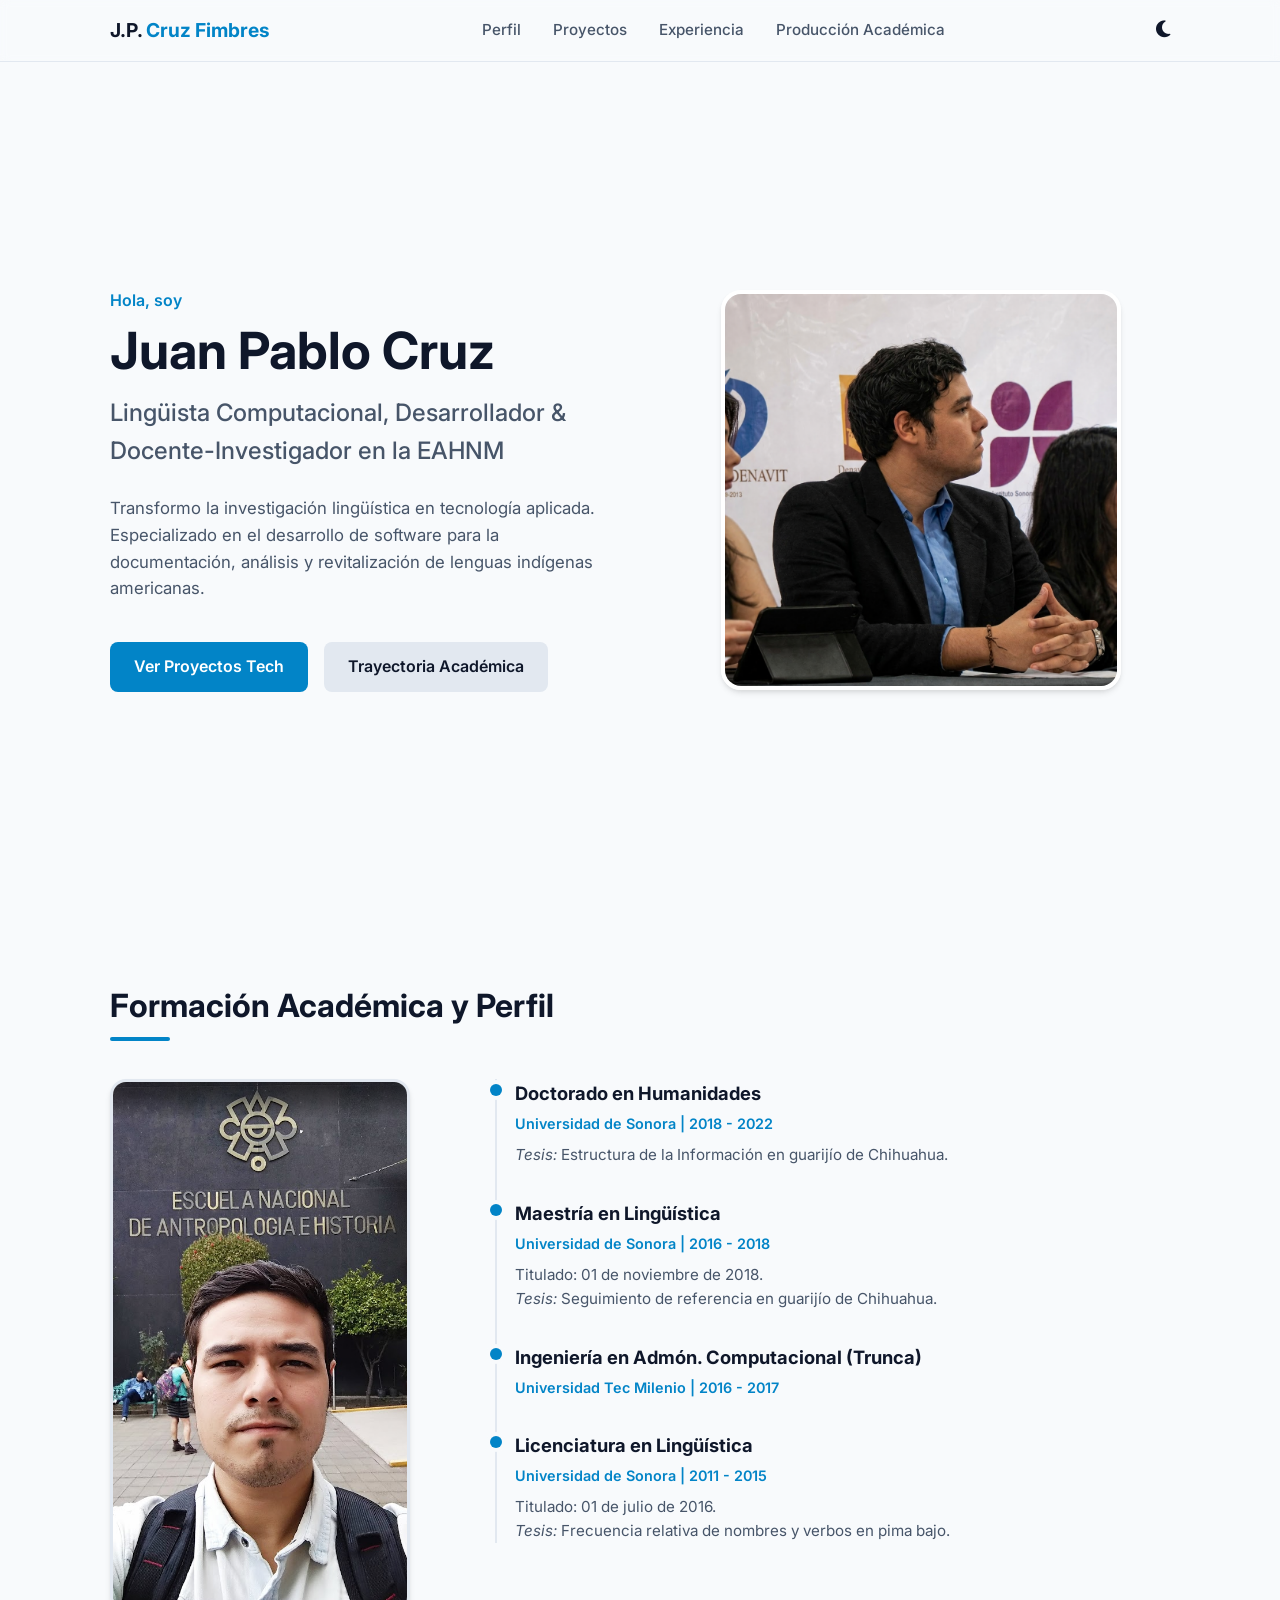
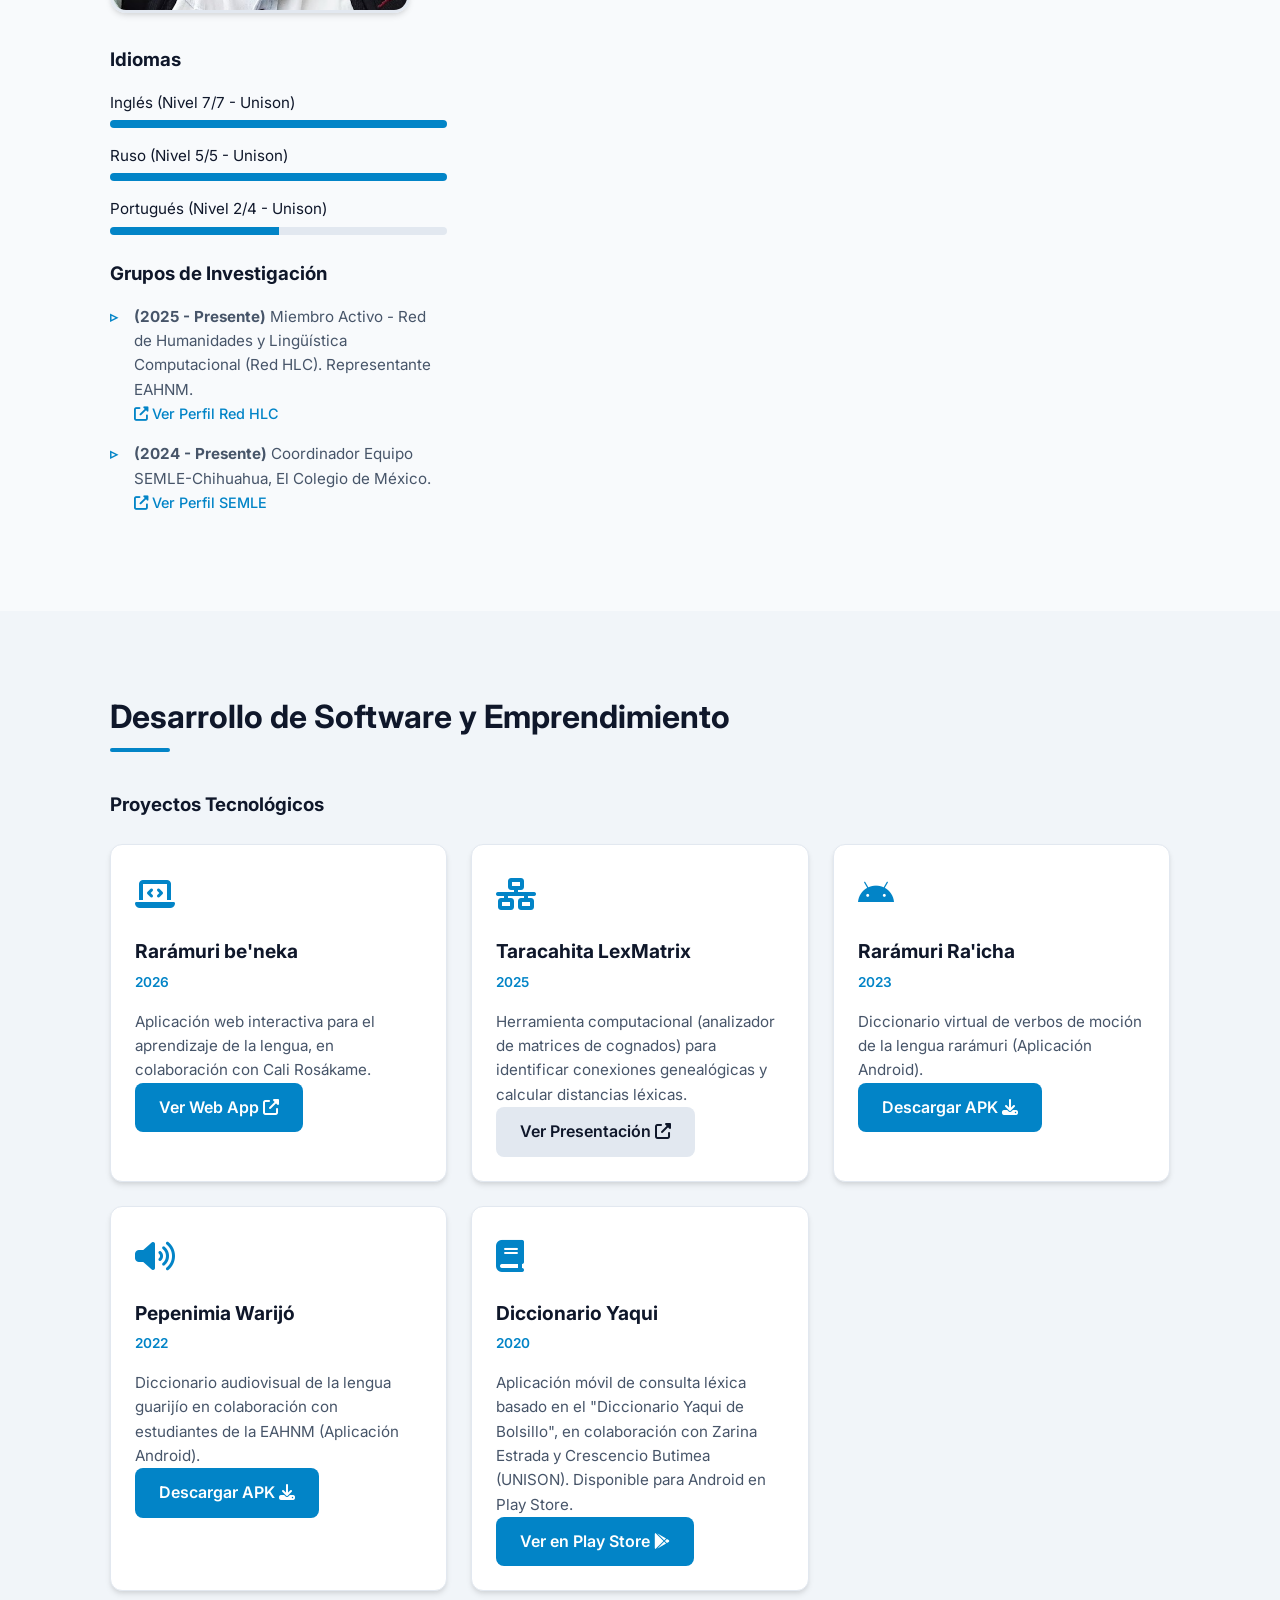
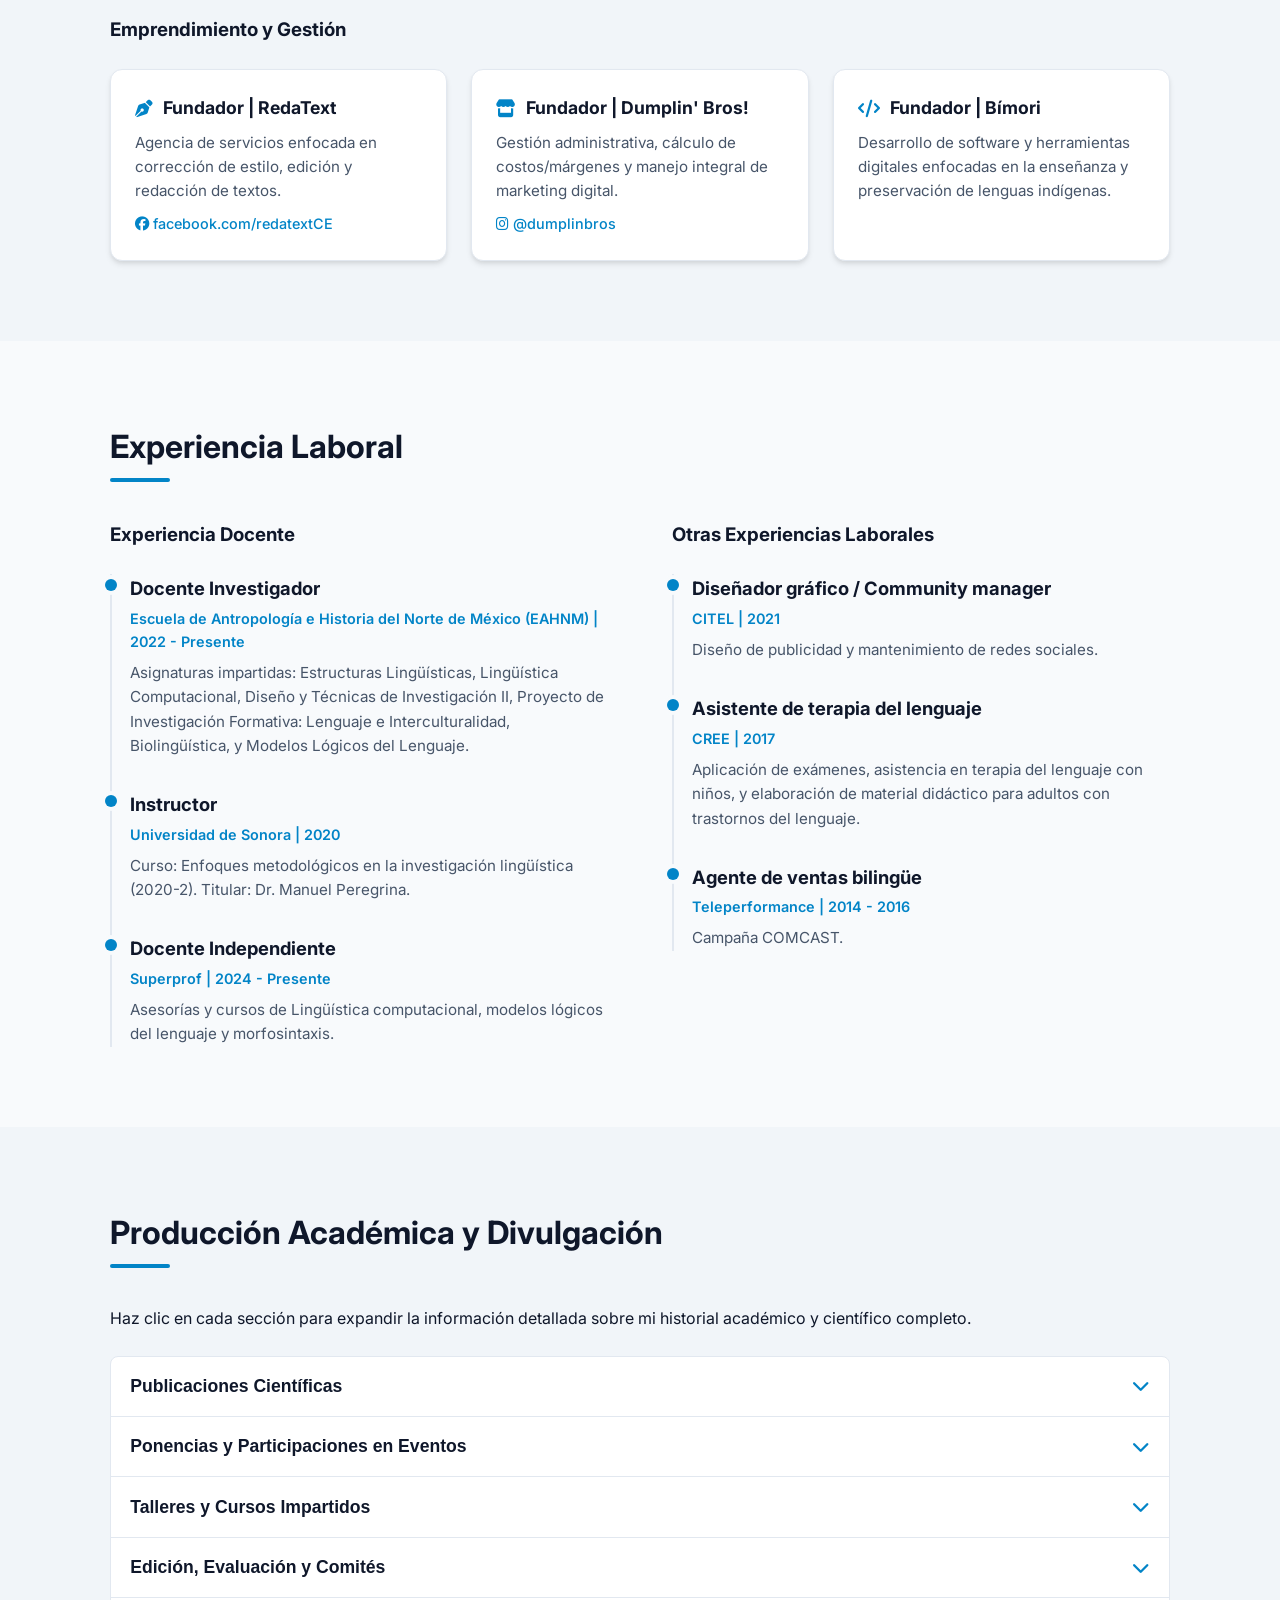
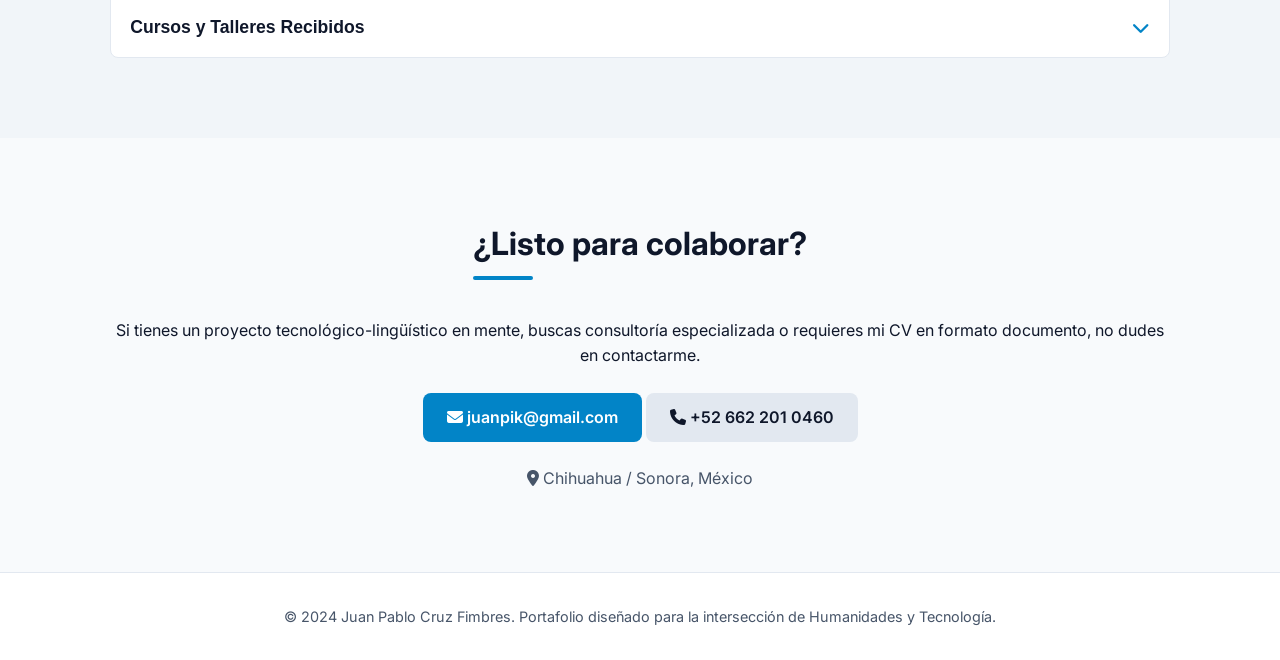
<file: index.html>
<!DOCTYPE html>
<html lang="es">
<head>
    <meta charset="UTF-8">
    <meta name="viewport" content="width=device-width, initial-scale=1.0">
    <title>Juan Pablo Cruz Fimbres | Lingüista Computacional & Investigador</title>
    <!-- Google Fonts -->
    <link href="https://fonts.googleapis.com/css2?family=Inter:wght@300;400;500;600;700&display=swap" rel="stylesheet">
    <!-- Font Awesome -->
    <link rel="stylesheet" href="https://cdnjs.cloudflare.com/ajax/libs/font-awesome/6.4.0/css/all.min.css">
    <link rel="stylesheet" href="styles.css">
</head>
<body>

    <!-- Navegación -->
    <header class="navbar">
        <div class="nav-container">
            <a href="#hero" class="logo">J.P. <span>Cruz Fimbres</span></a>
            <nav class="nav-links">
                <a href="#sobre-mi">Perfil</a>
                <a href="#proyectos">Proyectos</a>
                <a href="#experiencia">Experiencia</a>
                <a href="#academico">Producción Académica</a>
            </nav>
            <div class="nav-actions">
                <button id="theme-toggle" aria-label="Modo oscuro"><i class="fas fa-moon"></i></button>
                <button class="menu-toggle" aria-label="Menú"><i class="fas fa-bars"></i></button>
            </div>
        </div>
    </header>

    <!-- Hero Section con Foto Panel -->
    <section id="hero" class="hero fade-in">
        <div class="hero-container">
            <div class="hero-content">
                <p class="greeting">Hola, soy</p>
                <h1 class="name">Juan Pablo Cruz</h1>
                <h2 class="title">Lingüista Computacional, Desarrollador & Docente-Investigador en la EAHNM</h2>
                <p class="description">
                    Transformo la investigación lingüística en tecnología aplicada. Especializado en el desarrollo de software para la documentación, análisis y revitalización de lenguas indígenas americanas.
                </p>
                <div class="cta-buttons">
                    <a href="#proyectos" class="btn btn-primary">Ver Proyectos Tech</a>
                    <a href="#academico" class="btn btn-secondary">Trayectoria Académica</a>
                </div>
            </div>
            <div class="hero-image-wrapper">
                <img src="foto-panel.png" alt="Juan Pablo Cruz Fimbres en un panel académico" class="hero-img">
            </div>
        </div>
    </section>

    <!-- Formación y Perfil con Foto ENAH -->
    <section id="sobre-mi" class="section fade-in">
        <div class="container">
            <h2 class="section-title">Formación Académica y Perfil</h2>
            
            <div class="about-grid">
                <!-- Columna Izquierda: Foto ENAH y Skills -->
                <div class="about-sidebar">
                    <img src="foto-enah.png" alt="Juan Pablo en la ENAH" class="profile-img mb-4">
                    
                    <h3 class="mb-3">Idiomas</h3>
                    <div class="language-bars mb-4">
                        <div class="lang-item"><span>Inglés (Nivel 7/7 - Unison)</span> <div class="bar"><div class="fill" style="width: 100%;"></div></div></div>
                        <div class="lang-item"><span>Ruso (Nivel 5/5 - Unison)</span> <div class="bar"><div class="fill" style="width: 100%;"></div></div></div>
                        <div class="lang-item"><span>Portugués (Nivel 2/4 - Unison)</span> <div class="bar"><div class="fill" style="width: 50%;"></div></div></div>
                    </div>

                    <h3 class="mb-3">Grupos de Investigación</h3>
                    <ul class="styled-list">
                        <li><strong>(2025 - Presente)</strong> Miembro Activo - Red de Humanidades y Lingüística Computacional (Red HLC). Representante EAHNM. <br>
                            <a href="https://sites.google.com/ihcc.edu.mx/red-hlc/acerca-de" target="_blank" class="external-link"><i class="fas fa-external-link-alt"></i> Ver Perfil Red HLC</a>
                        </li>
                        <li><strong>(2024 - Presente)</strong> Coordinador Equipo SEMLE-Chihuahua, El Colegio de México. <br>
                            <a href="https://semle.colmex.mx/grupos-interdisciplinarios/" target="_blank" class="external-link"><i class="fas fa-external-link-alt"></i> Ver Perfil SEMLE</a>
                        </li>
                    </ul>
                </div>

                <!-- Columna Derecha: Timeline Académico -->
                <div class="about-main">
                    <div class="timeline education-timeline">
                        <div class="timeline-item">
                            <div class="timeline-dot"></div>
                            <div class="timeline-content">
                                <h3>Doctorado en Humanidades</h3>
                                <span class="company">Universidad de Sonora | 2018 - 2022</span>
                                <p><em>Tesis:</em> Estructura de la Información en guarijío de Chihuahua.</p>
                            </div>
                        </div>
                        <div class="timeline-item">
                            <div class="timeline-dot"></div>
                            <div class="timeline-content">
                                <h3>Maestría en Lingüística</h3>
                                <span class="company">Universidad de Sonora | 2016 - 2018</span>
                                <p>Titulado: 01 de noviembre de 2018. <br><em>Tesis:</em> Seguimiento de referencia en guarijío de Chihuahua.</p>
                            </div>
                        </div>
                        <div class="timeline-item">
                            <div class="timeline-dot"></div>
                            <div class="timeline-content">
                                <h3>Ingeniería en Admón. Computacional (Trunca)</h3>
                                <span class="company">Universidad Tec Milenio | 2016 - 2017</span>
                            </div>
                        </div>
                        <div class="timeline-item">
                            <div class="timeline-dot"></div>
                            <div class="timeline-content">
                                <h3>Licenciatura en Lingüística</h3>
                                <span class="company">Universidad de Sonora | 2011 - 2015</span>
                                <p>Titulado: 01 de julio de 2016. <br><em>Tesis:</em> Frecuencia relativa de nombres y verbos en pima bajo.</p>
                            </div>
                        </div>
                    </div>
                </div>
            </div>
        </div>
    </section>

    <!-- Proyectos Tech y Emprendimiento -->
    <section id="proyectos" class="section bg-alt fade-in">
        <div class="container">
            <h2 class="section-title">Desarrollo de Software y Emprendimiento</h2>
            
            <h3 class="mb-4">Proyectos Tecnológicos</h3>
            <div class="grid-cards mb-4">
                <div class="card project-card">
                    <div class="card-icon"><i class="fas fa-laptop-code"></i></div>
                    <h3>Rarámuri be'neka</h3>
                    <p class="date">2026</p>
                    <p>Aplicación web interactiva para el aprendizaje de la lengua, en colaboración con Cali Rosákame.</p>
                    <a href="https://aprende-raramuri.vercel.app/" target="_blank" class="btn btn-sm btn-primary mt-3">Ver Web App <i class="fas fa-external-link-alt"></i></a>
                </div>
                <div class="card project-card">
                    <div class="card-icon"><i class="fas fa-network-wired"></i></div>
                    <h3>Taracahita LexMatrix</h3>
                    <p class="date">2025</p>
                    <p>Herramienta computacional (analizador de matrices de cognados) para identificar conexiones genealógicas y calcular distancias léxicas.</p>
                    <a href="https://docs.google.com/presentation/d/1dzGYZbW7dh6BwLk0zZOucCCB6i6IUAjY9red_ubvilo/edit?usp=sharing" target="_blank" class="btn btn-sm btn-secondary mt-3">Ver Presentación <i class="fas fa-external-link-alt"></i></a>
                </div>
                <div class="card project-card">
                    <div class="card-icon"><i class="fab fa-android"></i></div>
                    <h3>Rarámuri Ra'icha</h3>
                    <p class="date">2023</p>
                    <p>Diccionario virtual de verbos de moción de la lengua rarámuri (Aplicación Android).</p>
                    <a href="https://drive.google.com/file/d/1MjHJ7byJdB3gVBNjhg5HkBaWa9nCwWlb/view?usp=drive_link" target="_blank" class="btn btn-sm btn-primary mt-3">Descargar APK <i class="fas fa-download"></i></a>
                </div>
                <div class="card project-card">
                    <div class="card-icon"><i class="fas fa-volume-up"></i></div>
                    <h3>Pepenimia Warijó</h3>
                    <p class="date">2022</p>
                    <p>Diccionario audiovisual de la lengua guarijío en colaboración con estudiantes de la EAHNM (Aplicación Android).</p>
                    <a href="https://drive.google.com/file/d/1bX873VUz07GEQgHNWnXr3qaVc2XYanu_/view?usp=drive_link" target="_blank" class="btn btn-sm btn-primary mt-3">Descargar APK <i class="fas fa-download"></i></a>
                </div>
                <div class="card project-card">
                    <div class="card-icon"><i class="fas fa-book"></i></div>
                    <h3>Diccionario Yaqui</h3>
                    <p class="date">2020</p>
                    <p>Aplicación móvil de consulta léxica basado en el "Diccionario Yaqui de Bolsillo", en colaboración con Zarina Estrada y Crescencio Butimea (UNISON). Disponible para Android en Play Store.</p>
                    <a href="https://play.google.com/store/apps/details?id=com.unison.yaqui.dic" target="_blank" class="btn btn-sm btn-primary mt-3">Ver en Play Store <i class="fab fa-google-play"></i></a>
                </div>
            </div>

            <h3 class="mb-4 mt-4">Emprendimiento y Gestión</h3>
            <div class="grid-cards">
                <div class="card service-card">
                    <h4><i class="fas fa-pen-nib text-primary"></i> Fundador | RedaText</h4>
                    <p>Agencia de servicios enfocada en corrección de estilo, edición y redacción de textos.</p>
                    <a href="https://facebook.com/redatextCE" target="_blank" class="external-link mt-2 block"><i class="fab fa-facebook"></i> facebook.com/redatextCE</a>
                </div>
                <div class="card service-card">
                    <h4><i class="fas fa-store text-primary"></i> Fundador | Dumplin' Bros!</h4>
                    <p>Gestión administrativa, cálculo de costos/márgenes y manejo integral de marketing digital.</p>
                    <a href="https://instagram.com/dumplinbros/" target="_blank" class="external-link mt-2 block"><i class="fab fa-instagram"></i> @dumplinbros</a>
                </div>
                <div class="card service-card">
                    <h4><i class="fas fa-code text-primary"></i> Fundador | Bímori</h4>
                    <p>Desarrollo de software y herramientas digitales enfocadas en la enseñanza y preservación de lenguas indígenas.</p>
                </div>
            </div>
        </div>
    </section>

    <!-- Experiencia Laboral -->
    <section id="experiencia" class="section fade-in">
        <div class="container">
            <h2 class="section-title">Experiencia Laboral</h2>
            
            <div class="experience-grid">
                <div>
                    <h3 class="mb-4">Experiencia Docente</h3>
                    <div class="timeline">
                        <div class="timeline-item">
                            <div class="timeline-dot"></div>
                            <div class="timeline-content">
                                <h3>Docente Investigador</h3>
                                <span class="company">Escuela de Antropología e Historia del Norte de México (EAHNM) | 2022 - Presente</span>
                                <p>Asignaturas impartidas: Estructuras Lingüísticas, Lingüística Computacional, Diseño y Técnicas de Investigación II, Proyecto de Investigación Formativa: Lenguaje e Interculturalidad, Biolingüística, y Modelos Lógicos del Lenguaje.</p>
                            </div>
                        </div>
                        <div class="timeline-item">
                            <div class="timeline-dot"></div>
                            <div class="timeline-content">
                                <h3>Instructor</h3>
                                <span class="company">Universidad de Sonora | 2020</span>
                                <p>Curso: Enfoques metodológicos en la investigación lingüística (2020-2). Titular: Dr. Manuel Peregrina.</p>
                            </div>
                        </div>
                        <div class="timeline-item">
                            <div class="timeline-dot"></div>
                            <div class="timeline-content">
                                <h3>Docente Independiente</h3>
                                <span class="company">Superprof | 2024 - Presente</span>
                                <p>Asesorías y cursos de Lingüística computacional, modelos lógicos del lenguaje y morfosintaxis.</p>
                            </div>
                        </div>
                    </div>
                </div>

                <div>
                    <h3 class="mb-4">Otras Experiencias Laborales</h3>
                    <div class="timeline">
                        <div class="timeline-item">
                            <div class="timeline-dot"></div>
                            <div class="timeline-content">
                                <h3>Diseñador gráfico / Community manager</h3>
                                <span class="company">CITEL | 2021</span>
                                <p>Diseño de publicidad y mantenimiento de redes sociales.</p>
                            </div>
                        </div>
                        <div class="timeline-item">
                            <div class="timeline-dot"></div>
                            <div class="timeline-content">
                                <h3>Asistente de terapia del lenguaje</h3>
                                <span class="company">CREE | 2017</span>
                                <p>Aplicación de exámenes, asistencia en terapia del lenguaje con niños, y elaboración de material didáctico para adultos con trastornos del lenguaje.</p>
                            </div>
                        </div>
                        <div class="timeline-item">
                            <div class="timeline-dot"></div>
                            <div class="timeline-content">
                                <h3>Agente de ventas bilingüe</h3>
                                <span class="company">Teleperformance | 2014 - 2016</span>
                                <p>Campaña COMCAST.</p>
                            </div>
                        </div>
                    </div>
                </div>
            </div>
        </div>
    </section>

    <!-- Producción Académica (Acordeones) -->
    <section id="academico" class="section bg-alt fade-in">
        <div class="container">
            <h2 class="section-title">Producción Académica y Divulgación</h2>
            <p class="mb-4">Haz clic en cada sección para expandir la información detallada sobre mi historial académico y científico completo.</p>

            <div class="accordion">
                <!-- Publicaciones -->
                <div class="accordion-item">
                    <button class="accordion-header">Publicaciones Científicas <i class="fas fa-chevron-down"></i></button>
                    <div class="accordion-content">
                        <ul class="academic-list">
                            <li><span class="badge">2026</span> <span>Hernández Cruz, A., Cruz Fimbres, J. P., Aguirre Corona, M., Moreno Soberanes, S. R., Barriga Villanueva, R., y Meneses Hernández, L. D. <strong>Un oasis en medio de la ciudad: los retos de la primaria indígena Calí Rosákame</strong>. En El libro de las contradicciones. Seminario de Estudios sobre Lenguas (SEMLE). (En prensa).</span></li>
                            <li><span class="badge">2023</span> <span>Cruz, J & Peregrina, M. 2023. <strong>Continuidad referencial en guarijío de Chihuahua</strong>. Cuadernos de Lingüística. Colegio de México.</span></li>
                            <li><span class="badge">2022</span> 
                                <div>
                                    <span>Cruz, J. <strong>Presentación</strong>. En Expedicionario. Revista de estudios en Antropología, Año 2, Núm. 4 (julio-diciembre), p. 6. Instituto Nacional de Antropología e Historia (INAH).</span><br>
                                    <a href="https://revistas.inah.gob.mx/index.php/expedicionario/article/view/18846" target="_blank" class="external-link mt-2 block"><i class="fas fa-link"></i> Leer publicación</a>
                                </div>
                            </li>
                            <li><span class="badge">2015</span> <span>Cruz, J. P. <strong>Origen del lenguaje: un recuento evolutivo</strong>. En revista estudiantil [pro:krastina:re], Núm. I (febrero de 2015). Licenciatura en Lingüística, Universidad de Sonora.</span></li>
                        </ul>
                    </div>
                </div>

                <!-- Ponencias -->
                <div class="accordion-item">
                    <button class="accordion-header">Ponencias y Participaciones en Eventos <i class="fas fa-chevron-down"></i></button>
                    <div class="accordion-content">
                        <ul class="academic-list">
                            <li><span class="badge">2025</span> <span>“Innovación tecnológica y diversidad lingüística: un reto para la inclusión”. II Foro de Diversidad Lingüística y Cultural, Programa Interinstitucional de Atención al Indígena (PIAI). Sisoguichi, Chih., 19 de septiembre.</span></li>
                            <li><span class="badge">2025</span> <span>La labor docente frente a la precarización: el caso de lingüística antropológica en la EAHNM. VII Congreso Nacional de Investigadores del INAH. Chihuahua, Chihuahua, octubre.</span></li>
                            <li><span class="badge">2024</span> <span>Métodos computacionales para la comparación léxica de lenguas taracahítas. Coloquio de Investigación Lingüística 2024-2. Universidad de Sonora. Hermosillo, Sonora, 29 de noviembre.</span></li>
                            <li><span class="badge">2024</span> <span>Clase magistral: “SEMLE Chihuahua: un proyecto de documentación y fortalecimiento de la lengua ralámuli en etapas escolares de la primaria Cali Resácame”. Curso de Admisión a las Licenciaturas 2024 de la EAHNM. Chihuahua, Chih., 25 de junio.</span></li>
                            <li><span class="badge">2024</span> <span>Presentación de proyecto: “¿Es posible la revitalización?: Oasis, una comunidad ralámuli”. Semana de la Lengua Materna y el Festival Cultural 2024 de la EAHNM. Chihuahua, Chih., 19 de febrero.</span></li>
                            <li><span class="badge">2023</span> <span>Pepenimia warijó. Una app audiovisual en warijó (en coautoría con Sergio Ricardo Moreno Soberanes, EAHNM). Congreso de la AMLA 2023. Chihuahua, Chih., 12 de octubre.</span></li>
                            <li><span class="badge">2021</span> <span>Tópico y foco en guarijío de Chihuahua. Coloquio de investigación lingüística. Universidad de Sonora.</span></li>
                            <li><span class="badge">2020</span> <span>La interrelación en guarijío de posposiciones, marcas de caso y orden de palabra. Seminario de diacronía y adposiciones. Universidad de Sonora.</span></li>
                            <li><span class="badge">2019</span> <span>Continuidad del tópico en guarijío de Chihuahua. V Congreso de la Asociación Centroamericana de Lingüística. Universidad Nacional de Costa Rica.</span></li>
                            <li><span class="badge">2019</span> <span>Estrategias de focalización en guarijío de Chihuahua. Coloquio de investigación lingüística. Universidad de Sonora.</span></li>
                            <li><span class="badge">2018</span> <span>Seguimiento de referencia en guarijío de Chihuahua. XII Coloquio de Lingüística de la ENAH. Ciudad de México.</span></li>
                            <li><span class="badge">2017</span> <span>Mecanismos de referencia en guarijío de Chihuahua. Coloquio de investigación lingüística. Universidad de Sonora.</span></li>
                            <li><span class="badge">2017</span> <span>Densidad referencial en pima bajo. III Jornada de Lingüística. Universidad de Querétaro. 3 y 4 de agosto.</span></li>
                            <li><span class="badge">2017</span> <span>Lenguaje y lógica en “Alicia en el país de las maravillas” y “A través del espejo”. Décimo Tercer Foro de Estudiantes de Lingüística y Literatura. Universidad de Sonora. Del 22 al 24 de febrero.</span></li>
                            <li><span class="badge">2015</span> <span>Origen y usos del verbo chingar. Décimo Segundo Foro Internacional de Estudiantes de Lingüística y Literatura. Universidad de Sonora. Del 17 al 19 de febrero.</span></li>
                        </ul>
                    </div>
                </div>

                <!-- Talleres Impartidos -->
                <div class="accordion-item">
                    <button class="accordion-header">Talleres y Cursos Impartidos <i class="fas fa-chevron-down"></i></button>
                    <div class="accordion-content">
                        <ul class="academic-list">
                            <li><span class="badge">2025</span> <span>Curso: El Lenguaje: biología, origen y evolución. Escuela de Antropología e Historia del Norte de México (EAHNM). Impartido del 8 al 29 de marzo.</span></li>
                            <li><span class="badge">2025</span> <span>Instructor: 1er Workshop Introducción a Lingüística Computacional y Datos. Organizado por IIMAS-UNAM, UABC y Laboratorio L52+. Impartido del 3 al 11 de abril. Duración: 26 hrs.</span></li>
                            <li><span class="badge">2024</span> <span>Taller: Las palabras como ventanas: conozcamos las lenguas indígenas jugando. Impartido como apoyo durante la Feria del Libro Chihuahua edición Bicentenario. EAHNM, noviembre de 2024.</span></li>
                            <li><span class="badge">2023</span> <span>Métodos y herramientas computacionales para el análisis de corpus. Impartido a estudiantes de la Maestría en Lingüística de la Universidad de Sonora durante el semestre 2023-2. Duración: 15 hrs.</span></li>
                            <li><span class="badge">2020</span> <span>Documentación lingüística en FLEX y ELAN. Taller impartido a estudiantes del curso de Enfoques Metodológicos de la Investigación Lingüística 2020-1. Licenciatura en Lingüística, Universidad de Sonora.</span></li>
                            <li><span class="badge">2017</span> <span>Manejo de equipo especializado para la documentación lingüística. Taller impartido durante la Estancia de Verano de la Investigación Científica. Proyecto “Estudios lingüísticos y etnoculturales del noroeste de México”. Universidad de Sonora. Del 26 de junio al 25 de agosto.</span></li>
                        </ul>
                    </div>
                </div>

                <!-- Comités y Edición -->
                <div class="accordion-item">
                    <button class="accordion-header">Edición, Evaluación y Comités <i class="fas fa-chevron-down"></i></button>
                    <div class="accordion-content">
                        <ul class="academic-list">
                            <li><span class="badge">2025</span> <span><strong>Sinodal Suplente del Jurado.</strong> Tesis de Licenciatura en Lingüística Antropológica: Intérpretes, glotofagia y dinámicas lingüísticas en la Nueva Vizcaya durante el periodo colonial. Alumna: Brenda Jazmín Palos Hernández. EAHNM. Examen de grado: 02 de diciembre de 2025.</span></li>
                            <li><span class="badge">2024</span> <span><strong>Sinodal Titular del Jurado.</strong> Tesis de Licenciatura en Lingüística Antropológica: El proceso de resurgimiento de la nación n’de (apache) en el norte de México. Alumno: Iván Alexander de León Aguirre. EAHNM. Examen de grado: 22 de mayo de 2024.</span></li>
                            <li><span class="badge">2024</span> <span><strong>Comentarista de Mesa.</strong> Mesa 2 del XI Encuentro de Proyectos de Investigación Formativa (PIF) 2024. EAHNM. Chihuahua, Chih., 23 de mayo.</span></li>
                            <li><span class="badge">2022</span> <span><strong>Coordinador de Edición.</strong> Expedicionario. Revista de estudios en Antropología, Núm. 4, Año 2 (julio-diciembre 2022).</span></li>
                            <li><span class="badge">2015</span> <span><strong>Diseño Editorial.</strong> Revista académica [pro:krastina:re]. Diseño de los números I (febrero 2015) y II (octubre 2015). Licenciatura en Lingüística, Universidad de Sonora.</span></li>
                        </ul>
                    </div>
                </div>

                <!-- Cursos Recibidos (Detallado con Afiliaciones) -->
                <div class="accordion-item">
                    <button class="accordion-header">Cursos y Talleres Recibidos <i class="fas fa-chevron-down"></i></button>
                    <div class="accordion-content">
                        <ul class="academic-list tall-list">
                            <li><span class="badge">2025</span> <span><strong>Introducción a la Antropología Lingüística.</strong> Impartido por el Dr. José Luis Moctezuma Zamarrón. EAHNM. Modalidad presencial (24 al 26 y 29 al 30 de septiembre). Duración: 20 hrs.</span></li>
                            <li><span class="badge">2025</span> <span><strong>Introducción a la tipología lingüística.</strong> EAHNM. Modalidad virtual (31 de marzo al 4 de abril). Duración: 25 hrs.</span></li>
                            
                            <li><span class="badge">2024</span> <span><strong>Más allá del léxico. Aspectos del desarrollo lingüístico en los años escolares.</strong> EAHNM. (8 al 12 de abril). Duración: 20 hrs.</span></li>
                            <li><span class="badge">2024</span> <span><strong>Introducción a la cultura y lengua ralámuli.</strong> Curso extracurricular, EAHNM. (6 al 21 de mayo). Duración: 20 hrs.</span></li>
                            <li><span class="badge">2024</span> <span><strong>Inclusión en la Educación Superior.</strong> Secretaría Académica, EAHNM. (23 de septiembre al 4 de octubre). Duración: 10 hrs.</span></li>
                            
                            <li><span class="badge">2023</span> <span><strong>Diccionario, artefacto cultural.</strong> Impartido por la Dra. Niktelol Palacios. EAHNM. Modalidad mixta (12 al 25 de mayo). Duración: 20 hrs.</span></li>
                            <li><span class="badge">2023</span> <span><strong>Ralámuli ra'icháala benébo.</strong> Impartido por la Lic. Flor Esther Morales Moreno. EAHNM. (10 de febrero al 29 de mayo). Duración: 20 hrs.</span></li>
                            
                            <li><span class="badge">2022</span> <span><strong>Métodos y técnicas en campo. La etnografía de la comunicación.</strong> Impartido por la Dra. Claudia J. Harriss. EAHNM. (4 de noviembre). Duración: 4 hrs.</span></li>
                            <li><span class="badge">2022</span> <span><strong>La categorización de olores.</strong> Impartido por el Dr. Héctor Manuel Enríquez Andrade. EAHNM. (03 al 07 de octubre).</span></li>
                            <li><span class="badge">2022</span> <span><strong>Arte verbal en lenguas de América.</strong> Impartido por la Dra. Cristina Messineo y Dra. Paola Cúneo (Universidad de Buenos Aires, Argentina). Maestría en Lingüística, Universidad de Sonora. Duración: 20 hrs.</span></li>
                            
                            <li><span class="badge">2021</span> <span><strong>El análisis computacional de corpus.</strong> Impartido por el Dr. Søren Wichmann (Universidad de Kiel, Alemania). Maestría en Lingüística, Universidad de Sonora. Duración: 20 hrs.</span></li>
                            
                            <li><span class="badge">2020</span> <span><strong>Estructura de la información en lenguas indígenas americanas.</strong> Impartido por la Dra. Paola Cúneo (Universidad de Buenos Aires, Argentina). Maestría en Lingüística, Universidad de Sonora. Duración: 20 hrs.</span></li>
                            <li><span class="badge">2020</span> <span><strong>Taller de diseño de materiales didácticos.</strong> Impartido por la Mtra. Viviana Bautista Mariscal. Maestría en Lingüística, Universidad de Sonora. Duración: 10 hrs.</span></li>
                            <li><span class="badge">2020</span> <span><strong>Trabajo de campo con enfoque en tiempo y aspecto.</strong> Impartido por c. Dra. Iris Rieder (Universidad Johannes Gutenberg, Alemania). Maestría en Lingüística, Universidad de Sonora. Duración: 8 hrs.</span></li>
                            
                            <li><span class="badge">2019</span> <span><strong>Uso de herramientas computacionales para el análisis lingüístico.</strong> Impartido por la Dra. Gabriela García Salido (UNAM). Maestría en Lingüística, Universidad de Sonora. Duración: 12 hrs.</span></li>
                            <li><span class="badge">2019</span> <span><strong>Lenguas amazónicas.</strong> Impartido por el Dr. Roberto Zariquiey Biondi (Pontificia Universidad Católica de Perú). Maestría en Lingüística, Universidad de Sonora. Duración: 20 hrs.</span></li>
                            <li><span class="badge">2019</span> <span><strong>Contacto, desplazamiento y revitalización de lenguas indígenas.</strong> Impartido por la Dra. Marisol Henriquez Barahona (Universidad Católica de la Santísima Concepción, Chile). Maestría en Lingüística, Universidad de Sonora. Duración: 20 hrs.</span></li>
                            <li><span class="badge">2019</span> <span><strong>Revitalización en náhuatl (pipil de El Salvador).</strong> Impartido por el Dr. Jorge Lemus (Universidad Don Bosco, El Salvador). Maestría en Lingüística, Universidad de Sonora. Duración: 20 hrs.</span></li>
                            <li><span class="badge">2019</span> <span><strong>Etnografía del habla y desarrollos posteriores.</strong> Impartido por la Dra. Cristina Messineo (Universidad de Buenos Aires). Maestría en Lingüística, Universidad de Sonora. Duración: 20 hrs.</span></li>
                            
                            <li><span class="badge">2018</span> <span><strong>Introducción a la fonología segmental de los idiomas zapotecos.</strong> Impartido por el Dr. Pafnuncio Antonio Ramos. Maestría en Lingüística, Universidad de Sonora. Duración: 20 hrs.</span></li>
                            <li><span class="badge">2018</span> <span><strong>Modality and Negation.</strong> Impartido por el Dr. Johan van der Auwera (Universidad de Amberes, Bélgica). Maestría en Lingüística, Universidad de Sonora. Duración: 20 hrs.</span></li>
                            <li><span class="badge">2018</span> <span><strong>Tradición oral.</strong> Impartido por la Dra. María Guadalupe Soltero Contreras. Maestría en Lingüística, Universidad de Sonora. Duración: 20 hrs.</span></li>
                            <li><span class="badge">2018</span> <span><strong>Tipologías de la prosodia del nivel palabra.</strong> Impartido por el Dr. Carlos Ivanhoe Gil Burgoin. Maestría en Lingüística, Universidad de Sonora. Duración: 10 hrs.</span></li>
                            <li><span class="badge">2018</span> <span><strong>Mapas conceptuales.</strong> Impartido por la Mtra. Ana Aurora Medina Murillo (EAHNM). Maestría en Lingüística, Universidad de Sonora. Duración: 10 hrs.</span></li>
                            
                            <li><span class="badge">2017</span> <span><strong>La fonología más allá del fonema.</strong> Impartido por el Dr. Carlos Ivanhoe Gil Burgoin. Maestría en Lingüística, Universidad de Sonora. Duración: 20 hrs.</span></li>
                            <li><span class="badge">2017</span> <span><strong>Evolución del lenguaje: un curso desde la evidencia.</strong> Impartido por el Dr. Damian Blasi (Universidad de Zürich). Maestría en Lingüística, Universidad de Sonora. Duración: 20 hrs.</span></li>
                            <li><span class="badge">2017</span> <span><strong>Transitividad, valencia y voz.</strong> Impartido por el Dr. Denis Creissels (Universidad de Lyon). Maestría en Lingüística, Universidad de Sonora. Duración: 20 hrs.</span></li>
                            <li><span class="badge">2017</span> <span><strong>Análisis del discurso. Perspectivas antropológicas y lingüísticas.</strong> Impartido por la Dra. Mary Jill Brody (Universidad Estatal de Louisiana). Maestría en Lingüística, Universidad de Sonora. Duración: 20 hrs.</span></li>
                            <li><span class="badge">2017</span> <span><strong>Gramaticalización.</strong> Impartido por el Dr. Christian Lehmann (Universidad de Erfurt). Maestría en Lingüística, Universidad de Sonora. Duración: 20 hrs.</span></li>
                            <li><span class="badge">2017</span> <span><strong>Reference in discourse: theory and typology.</strong> Impartido por el Dr. Andrej Kibrik (Universidad Estatal de Moscú). Maestría en Lingüística, Universidad de Sonora. Duración: 20 hrs.</span></li>
                            <li><span class="badge">2017</span> <span><strong>Aspectos morfosintácticos del idioma movimal.</strong> Impartido por la Dra. Katharina Haude (CNRS). Maestría en Lingüística, Universidad de Sonora. Duración: 20 hrs.</span></li>
                            <li><span class="badge">2017</span> <span><strong>Introducción a la gramaticalización.</strong> Impartido por el Dr. Sergio Bogard Sierra (El Colegio de México). Maestría en Lingüística, Universidad de Sonora. Duración: 20 hrs.</span></li>
                            
                            <li><span class="badge">2014</span> <span><strong>Lenguas en contacto.</strong> Impartido por la Dra. Brigitte Pakendorf (Universidad de Lyon). Maestría en Lingüística, Universidad de Sonora. Duración: 20 hrs.</span></li>
                            <li><span class="badge">2014</span> <span><strong>Diplomado: terapia del lenguaje.</strong> Instituto de Capacitación Especializaca en Fisioterapia. Hermosillo, Sonora. Duración: 150 hrs.</span></li>
                            
                            <li><span class="badge">2013</span> <span><strong>Linguistic complexity between economy and explicitness.</strong> Impartido por el Dr. Walter Bisang (Universidad Johanes Gütenberg). Maestría en Lingüística, Universidad de Sonora. Duración: 20 hrs.</span></li>
                            <li><span class="badge">2013</span> <span><strong>Etnografía de la comunicación, métodos y técnicas en campo.</strong> Impartido por la Dra. Claudia Jean Harris (INAH). Maestría en Lingüística, Universidad de Sonora. Duración: 20 hrs.</span></li>
                            <li><span class="badge">2013</span> <span><strong>Lengua de Señas Mexicanas. Nivel inicial.</strong> Impartido por la Mtra. Beatriz Cota Ponce. Departamento de Letras y Lingüística, Universidad de Sonora. Duración: 40 hrs.</span></li>
                        </ul>
                    </div>
                </div>

            </div>
        </div>
    </section>

    <!-- Contacto (Sin datos personales) -->
    <section id="contacto" class="section fade-in">
        <div class="container text-center">
            <h2 class="section-title">¿Listo para colaborar?</h2>
            <p class="mb-4">Si tienes un proyecto tecnológico-lingüístico en mente, buscas consultoría especializada o requieres mi CV en formato documento, no dudes en contactarme.</p>
            
            <div class="contact-info">
                <a href="mailto:juanpik@gmail.com" class="btn btn-primary"><i class="fas fa-envelope"></i> juanpik@gmail.com</a>
                <a href="tel:+526622010460" class="btn btn-secondary"><i class="fas fa-phone"></i> +52 662 201 0460</a>
            </div>
            <p class="mt-4 text-muted"><i class="fas fa-map-marker-alt"></i> Chihuahua / Sonora, México</p>
        </div>
    </section>

    <footer>
        <div class="container">
            <p>&copy; 2024 Juan Pablo Cruz Fimbres. Portafolio diseñado para la intersección de Humanidades y Tecnología.</p>
        </div>
    </footer>

    <script src="script.js"></script>
</body>
</html>
</file>
<file: styles.css>
:root {
    --bg-color: #f8fafc;
    --bg-alt: #f1f5f9;
    --text-main: #0f172a;
    --text-muted: #475569;
    --primary: #0284c7;
    --primary-hover: #0369a1;
    --secondary: #e2e8f0;
    --secondary-hover: #cbd5e1;
    --secondary-text: #0f172a;
    --card-bg: #ffffff;
    --border-color: #e2e8f0;
    --shadow: 0 4px 6px -1px rgba(0, 0, 0, 0.1), 0 2px 4px -1px rgba(0, 0, 0, 0.06);
    --transition: all 0.3s ease;
}

[data-theme="dark"] {
    --bg-color: #0f172a;
    --bg-alt: #1e293b;
    --text-main: #f8fafc;
    --text-muted: #94a3b8;
    --primary: #38bdf8;
    --primary-hover: #7dd3fc;
    --secondary: #334155;
    --secondary-hover: #475569;
    --secondary-text: #f8fafc;
    --card-bg: #1e293b;
    --border-color: #334155;
    --shadow: 0 4px 6px -1px rgba(0, 0, 0, 0.5);
}

* { margin: 0; padding: 0; box-sizing: border-box; }
html { scroll-behavior: smooth; }
body { font-family: 'Inter', sans-serif; background-color: var(--bg-color); color: var(--text-main); line-height: 1.6; transition: background-color var(--transition), color var(--transition); }
ul { list-style: none; }
a { text-decoration: none; color: inherit; }
.container { max-width: 1100px; margin: 0 auto; padding: 0 20px; }
.mb-3 { margin-bottom: 1rem; }
.mb-4 { margin-bottom: 1.5rem; }
.mt-2 { margin-top: 0.5rem; }
.mt-4 { margin-top: 1.5rem; }
.text-center { text-align: center; }
.text-primary { color: var(--primary); }
.text-muted { color: var(--text-muted); }
.block { display: inline-block; }

/* Enlaces externos */
.external-link { color: var(--primary); font-weight: 500; font-size: 0.9rem; transition: color var(--transition); }
.external-link:hover { color: var(--primary-hover); text-decoration: underline; }

/* Nav */
.navbar { position: fixed; top: 0; width: 100%; background-color: rgba(var(--card-bg), 0.95); backdrop-filter: blur(5px); border-bottom: 1px solid var(--border-color); z-index: 1000; }
.nav-container { display: flex; justify-content: space-between; align-items: center; max-width: 1100px; margin: 0 auto; padding: 15px 20px; }
.logo { font-size: 1.2rem; font-weight: 700; }
.logo span { color: var(--primary); }
.nav-links { display: flex; gap: 2rem; }
.nav-links a { font-size: 0.95rem; font-weight: 500; color: var(--text-muted); transition: color var(--transition); }
.nav-links a:hover { color: var(--primary); }
.nav-actions { display: flex; gap: 1rem; align-items: center; }
#theme-toggle, .menu-toggle { background: none; border: none; font-size: 1.2rem; color: var(--text-main); cursor: pointer; }
.menu-toggle { display: none; }

/* Hero Section (Con Imagen) */
.hero { min-height: 100vh; display: flex; align-items: center; padding-top: 80px; }
.hero-container { max-width: 1100px; margin: 0 auto; padding: 0 20px; display: flex; align-items: center; gap: 4rem; justify-content: space-between; }
.hero-content { flex: 1; max-width: 600px; }
.greeting { color: var(--primary); font-weight: 600; margin-bottom: 0.5rem; }
.name { font-size: clamp(2.5rem, 4vw, 4rem); font-weight: 700; line-height: 1.1; margin-bottom: 1rem; }
.title { font-size: clamp(1.2rem, 2vw, 1.5rem); color: var(--text-muted); margin-bottom: 1.5rem; font-weight: 500; }
.description { font-size: 1.05rem; color: var(--text-muted); margin-bottom: 2.5rem; }

/* Hero Image */
.hero-image-wrapper { flex: 1; display: flex; justify-content: center; }
.hero-img { width: 100%; max-width: 400px; border-radius: 20px; box-shadow: var(--shadow); object-fit: cover; aspect-ratio: 1/1; border: 4px solid var(--card-bg); }

/* Botones */
.btn { display: inline-block; padding: 12px 24px; border-radius: 8px; font-weight: 600; cursor: pointer; border: none; transition: var(--transition); }
.btn-primary { background-color: var(--primary); color: #fff; }
.btn-primary:hover { background-color: var(--primary-hover); transform: translateY(-2px); }
.btn-secondary { background-color: var(--secondary); color: var(--secondary-text); }
.btn-secondary:hover { background-color: var(--secondary-hover); transform: translateY(-2px); }
.cta-buttons { display: flex; gap: 1rem; }

/* Sections */
.section { padding: 80px 0; }
.bg-alt { background-color: var(--bg-alt); }
.section-title { font-size: 2rem; margin-bottom: 3rem; position: relative; display: inline-block; }
.section-title::after { content: ''; position: absolute; bottom: -10px; left: 0; width: 60px; height: 4px; background-color: var(--primary); border-radius: 2px; }

/* About Grid (Perfil y Formación) */
.about-grid, .experience-grid { display: grid; grid-template-columns: 1fr 2fr; gap: 3rem; }
.experience-grid { grid-template-columns: 1fr 1fr; gap: 4rem;}
.profile-img { width: 100%; max-width: 300px; border-radius: 16px; box-shadow: var(--shadow); object-fit: cover; border: 3px solid var(--border-color); }

/* Grids & Cards */
.grid-cards { display: grid; grid-template-columns: repeat(auto-fit, minmax(280px, 1fr)); gap: 1.5rem; }
.card { background-color: var(--card-bg); padding: 1.5rem; border-radius: 12px; box-shadow: var(--shadow); border: 1px solid var(--border-color); transition: var(--transition); }
.card:hover { transform: translateY(-5px); box-shadow: 0 10px 15px -3px rgba(0, 0, 0, 0.1); }
.card-icon { font-size: 2rem; color: var(--primary); margin-bottom: 1rem; }
.project-card h3 { font-size: 1.2rem; margin-bottom: 0.3rem; }
.project-card .date { font-size: 0.85rem; color: var(--primary); font-weight: 600; margin-bottom: 1rem; }
.project-card p, .service-card p { color: var(--text-muted); font-size: 0.95rem; }
.service-card h4 { margin-bottom: 0.5rem; font-size: 1.1rem; display: flex; align-items: center; gap: 10px; }

/* Timeline */
.timeline { position: relative; padding-left: 20px; }
.timeline::before { content: ''; position: absolute; top: 0; left: 0; height: 100%; width: 2px; background-color: var(--border-color); }
.timeline-item { position: relative; margin-bottom: 2rem; }
.timeline-item:last-child { margin-bottom: 0; }
.timeline-dot { position: absolute; left: -25px; top: 5px; width: 12px; height: 12px; background-color: var(--primary); border-radius: 50%; box-shadow: 0 0 0 4px var(--bg-color); }
.timeline-content h3 { font-size: 1.15rem; margin-bottom: 0.2rem; }
.timeline-content .company { display: block; color: var(--primary); font-weight: 600; font-size: 0.9rem; margin-bottom: 0.5rem; }
.timeline-content p { color: var(--text-muted); font-size: 0.95rem; }

/* Listas y Skills */
.styled-list li { color: var(--text-muted); margin-bottom: 1rem; font-size: 0.95rem; padding-left: 1.5rem; position: relative; }
.styled-list li::before { content: '▹'; color: var(--primary); position: absolute; left: 0; font-weight: bold; }
.language-bars .lang-item { margin-bottom: 1rem; font-size: 0.95rem; }
.language-bars .bar { height: 8px; background-color: var(--secondary); border-radius: 4px; overflow: hidden; margin-top: 5px; }
.language-bars .fill { height: 100%; background-color: var(--primary); }

/* Accordion */
.accordion { border: 1px solid var(--border-color); border-radius: 8px; overflow: hidden; background-color: var(--card-bg); }
.accordion-item { border-bottom: 1px solid var(--border-color); }
.accordion-item:last-child { border-bottom: none; }
.accordion-header { width: 100%; padding: 1.2rem; text-align: left; background: none; border: none; font-size: 1.1rem; font-weight: 600; color: var(--text-main); cursor: pointer; display: flex; justify-content: space-between; align-items: center; transition: background-color var(--transition); }
.accordion-header:hover { background-color: var(--bg-alt); }
.accordion-header i { transition: transform 0.3s ease; color: var(--primary); }
.accordion-header.active i { transform: rotate(180deg); }
.accordion-content { max-height: 0; overflow: hidden; transition: max-height 0.4s ease-out; background-color: var(--card-bg); }
.accordion-content .academic-list { padding: 1rem 1.5rem 1.5rem 1.5rem; }

/* Listas dentro de acordeones */
.academic-list li { margin-bottom: 1.2rem; color: var(--text-muted); font-size: 0.95rem; display: flex; align-items: flex-start; gap: 10px; }
.academic-list li:last-child { margin-bottom: 0; }
.badge { background-color: var(--primary); color: white; padding: 2px 8px; border-radius: 4px; font-size: 0.8rem; font-weight: 600; min-width: 50px; text-align: center; margin-top: 2px;}

/* Footer */
footer { background-color: var(--card-bg); padding: 2rem 0; text-align: center; color: var(--text-muted); font-size: 0.9rem; border-top: 1px solid var(--border-color); }

/* Animations */
.fade-in { opacity: 0; transform: translateY(20px); transition: opacity 0.6s ease-out, transform 0.6s ease-out; }
.fade-in.visible { opacity: 1; transform: translateY(0); }

/* Responsive */
@media (max-width: 900px) {
    .hero-container { flex-direction: column-reverse; text-align: center; gap: 2rem; padding-top: 2rem;}
    .hero-content { align-items: center; display: flex; flex-direction: column; }
    .hero-img { max-width: 250px; }
    .about-grid, .experience-grid { grid-template-columns: 1fr; gap: 3rem; }
    .profile-img { max-width: 200px; display: block; margin: 0 auto; }
}

@media (max-width: 768px) {
    .menu-toggle { display: block; }
    .nav-links { position: absolute; top: 100%; left: 0; width: 100%; background-color: var(--card-bg); flex-direction: column; padding: 2rem; gap: 1.5rem; box-shadow: var(--shadow); display: none; }
    .nav-links.active { display: flex; border-bottom: 1px solid var(--border-color); }
    .cta-buttons { flex-direction: column; width: 100%; }
    .btn { text-align: center; }
    .academic-list li { flex-direction: column; align-items: flex-start; gap: 5px; }
    .badge { margin-bottom: 5px; }
}
</file>
